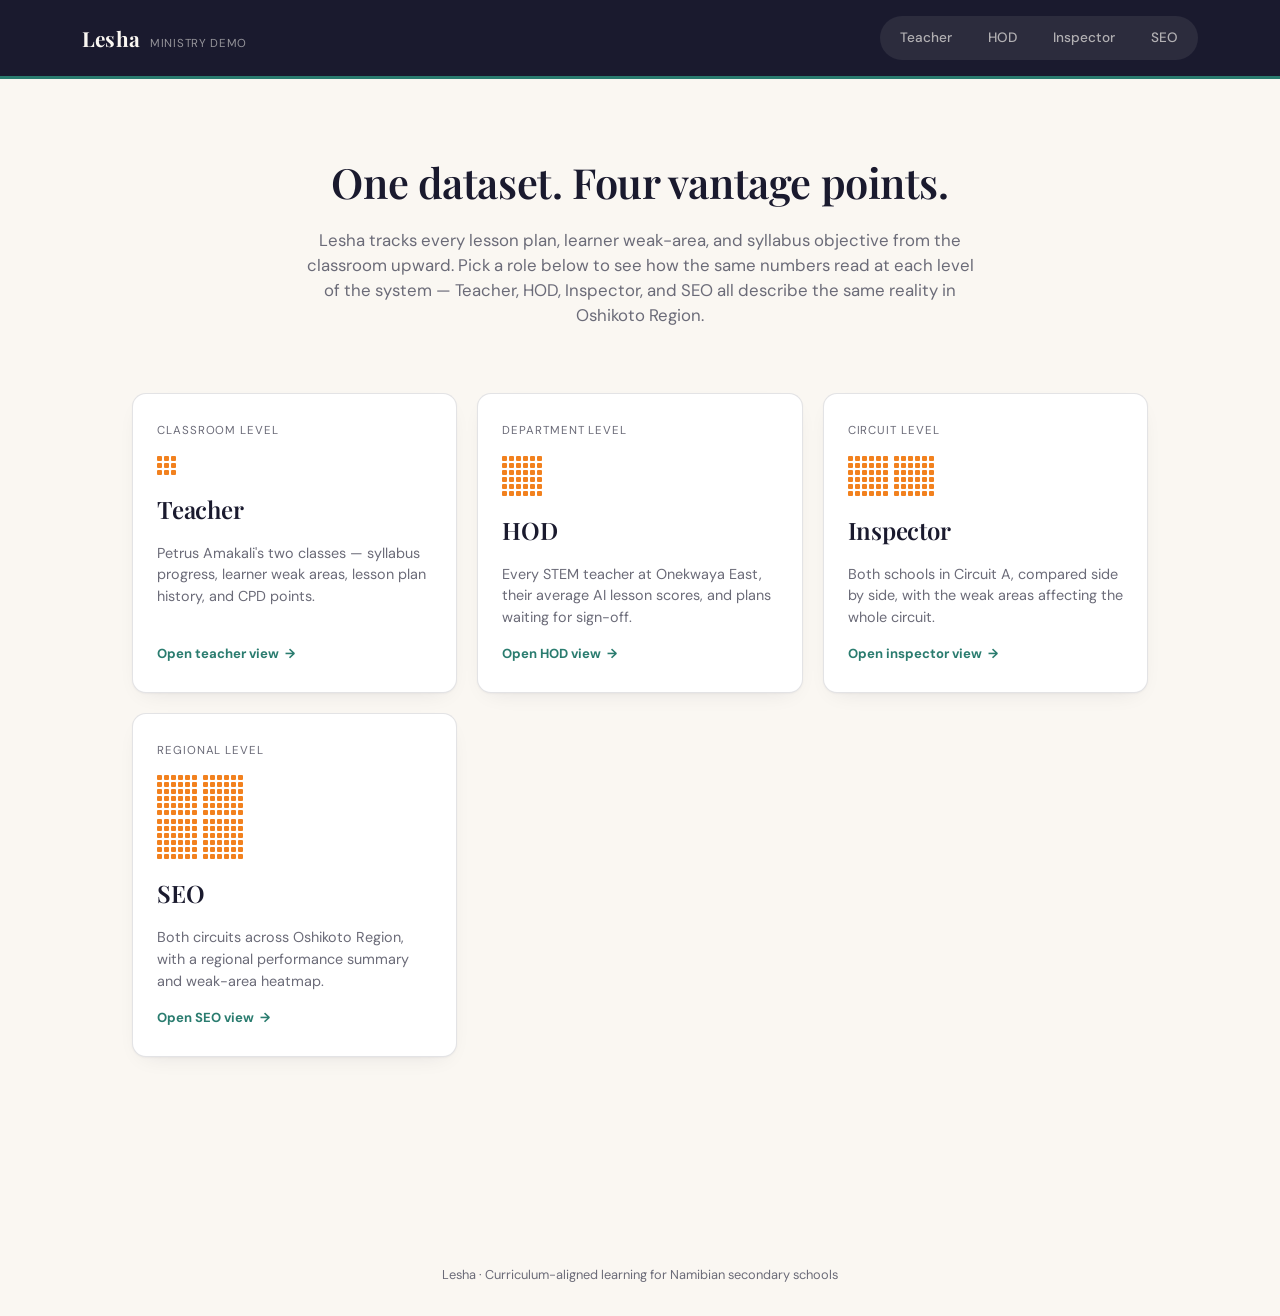
<file: index.html>
<!DOCTYPE html>
<html lang="en">
<head>
<meta charset="UTF-8">
<meta name="viewport" content="width=device-width, initial-scale=1.0">
<title>Lesha — Ministry Demo</title>
<link rel="stylesheet" href="css/styles.css">
</head>
<body data-page="index">

<header class="site-header" id="site-header"></header>

<main style="padding-top:0;">
  <section class="landing-hero">
    <div class="scope-grid-slot" data-role="seo"></div>
    <h1>One dataset. Four vantage points.</h1>
    <p>Lesha tracks every lesson plan, learner weak-area, and syllabus objective from the classroom
       upward. Pick a role below to see how the same numbers read at each level of the system —
       Teacher, HOD, Inspector, and SEO all describe the same reality in Oshikoto Region.</p>
  </section>

  <div class="role-cards">

    <a class="role-card" href="teacher.html">
      <div class="role-card__scope-label">Classroom level</div>
      <div class="scope-grid-slot" data-role="teacher"></div>
      <h2>Teacher</h2>
      <p>Petrus Amakali's two classes — syllabus progress, learner weak areas, lesson plan history, and CPD points.</p>
      <span class="role-card__go">Open teacher view &nbsp;&#8594;</span>
    </a>

    <a class="role-card" href="hod.html">
      <div class="role-card__scope-label">Department level</div>
      <div class="scope-grid-slot" data-role="hod"></div>
      <h2>HOD</h2>
      <p>Every STEM teacher at Onekwaya East, their average AI lesson scores, and plans waiting for sign-off.</p>
      <span class="role-card__go">Open HOD view &nbsp;&#8594;</span>
    </a>

    <a class="role-card" href="inspector.html">
      <div class="role-card__scope-label">Circuit level</div>
      <div class="scope-grid-slot" data-role="inspector"></div>
      <h2>Inspector</h2>
      <p>Both schools in Circuit A, compared side by side, with the weak areas affecting the whole circuit.</p>
      <span class="role-card__go">Open inspector view &nbsp;&#8594;</span>
    </a>

    <a class="role-card" href="seo.html">
      <div class="role-card__scope-label">Regional level</div>
      <div class="scope-grid-slot" data-role="seo"></div>
      <h2>SEO</h2>
      <p>Both circuits across Oshikoto Region, with a regional performance summary and weak-area heatmap.</p>
      <span class="role-card__go">Open SEO view &nbsp;&#8594;</span>
    </a>

  </div>
</main>

<footer class="site-footer">Lesha &middot; Curriculum-aligned learning for Namibian secondary schools</footer>

<script src="js/app.js"></script>
</body>
</html>
</file>
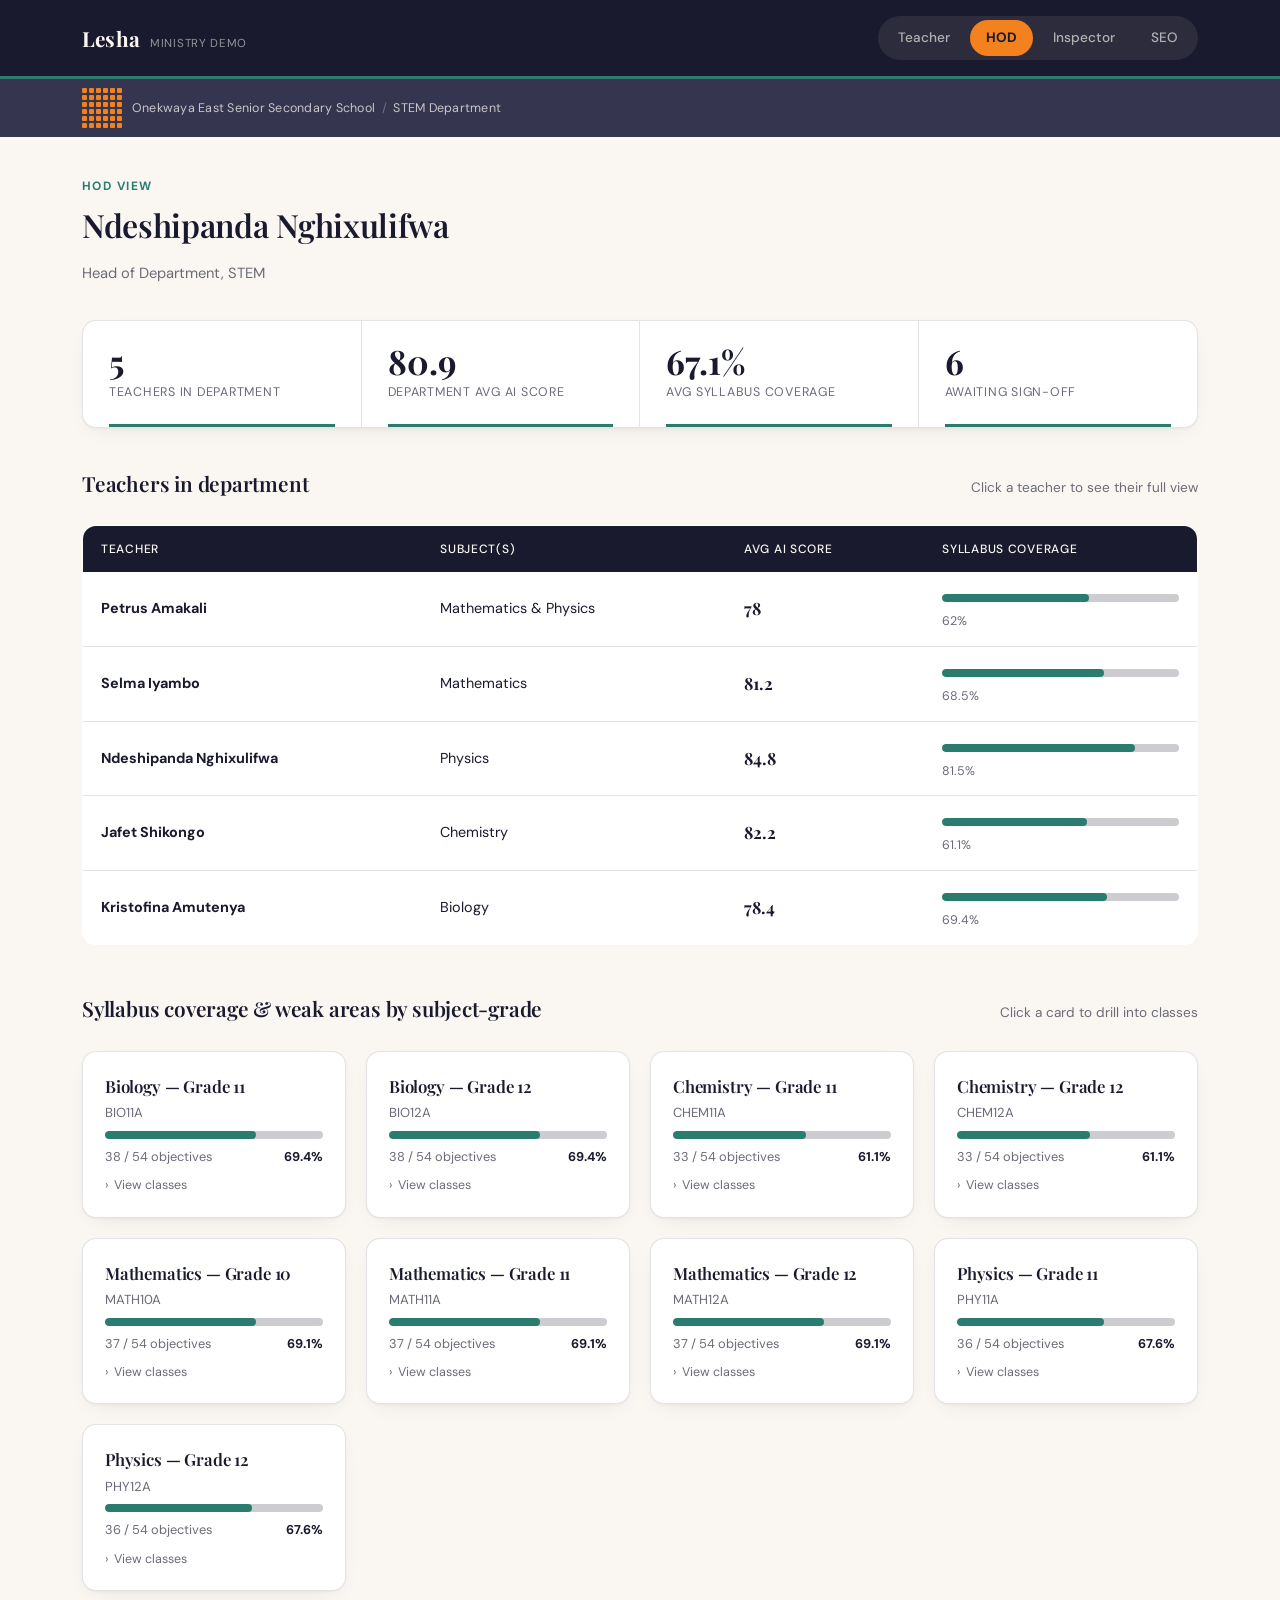
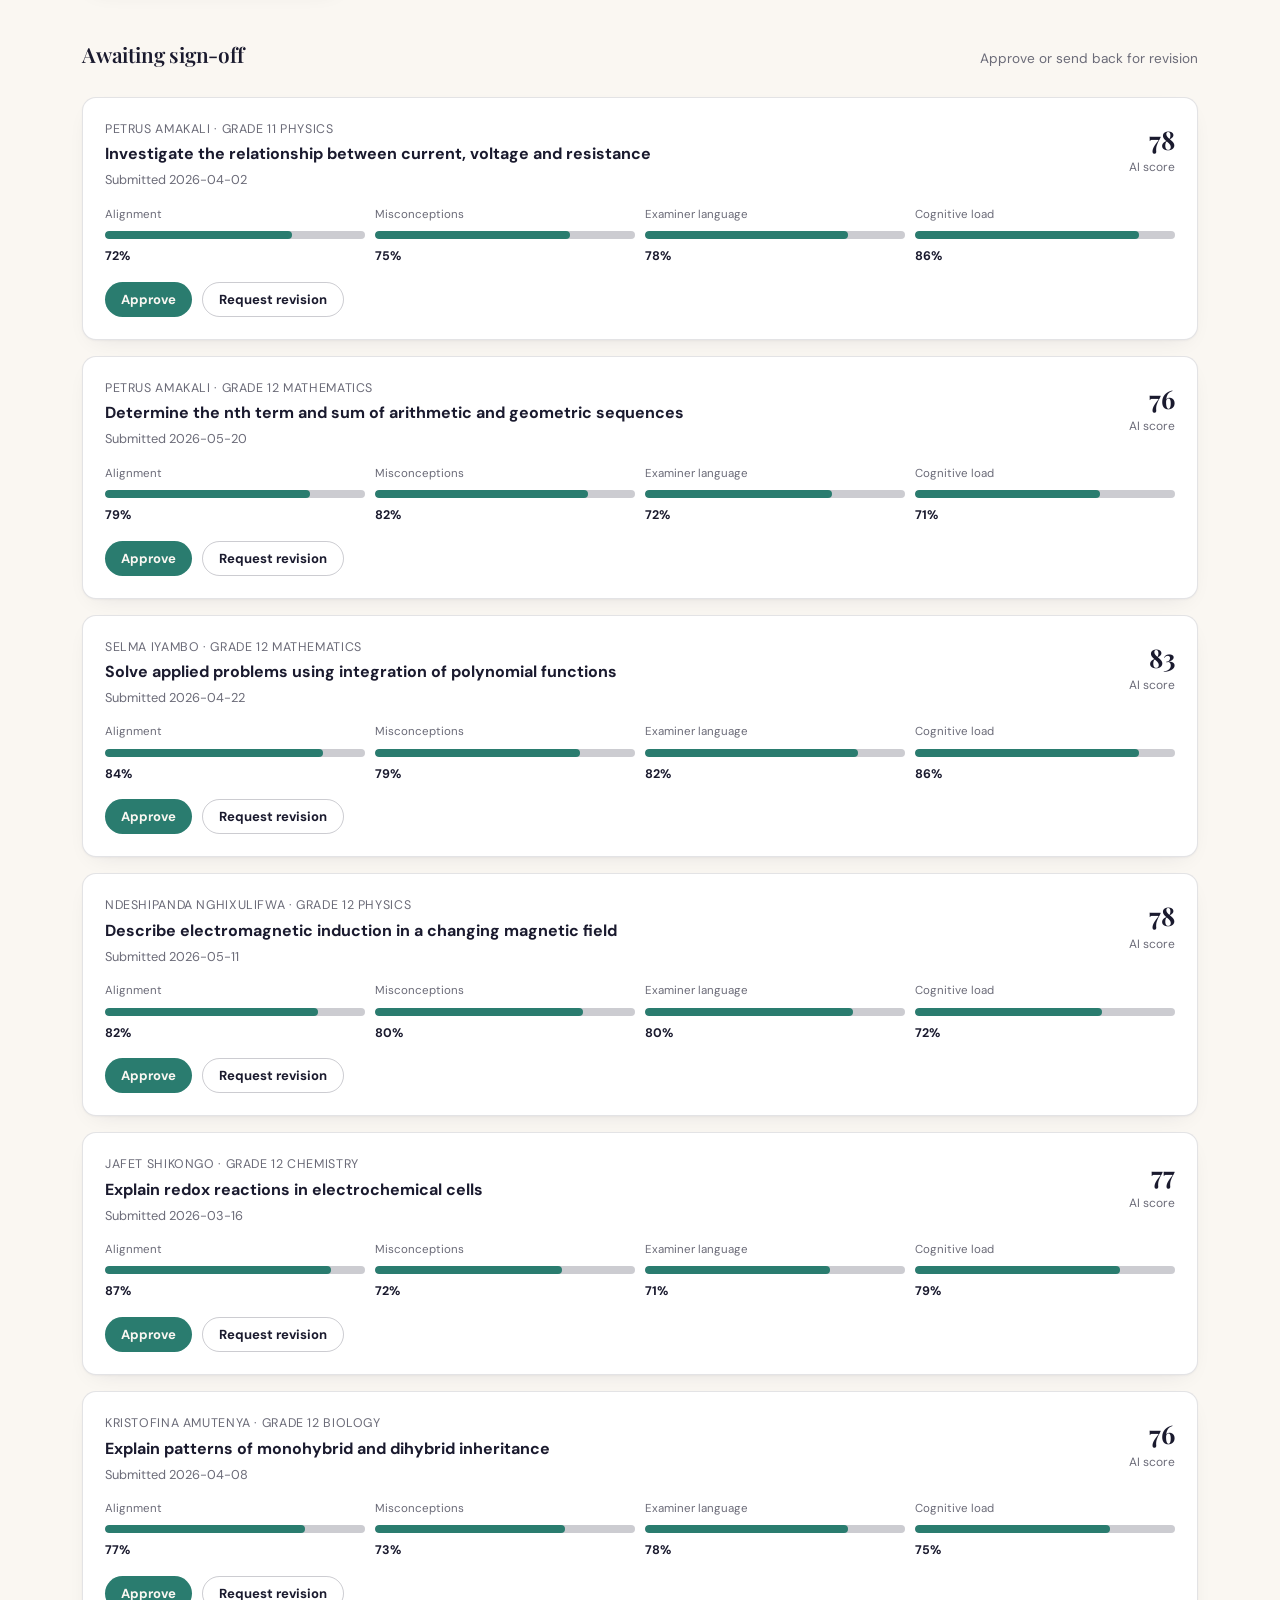
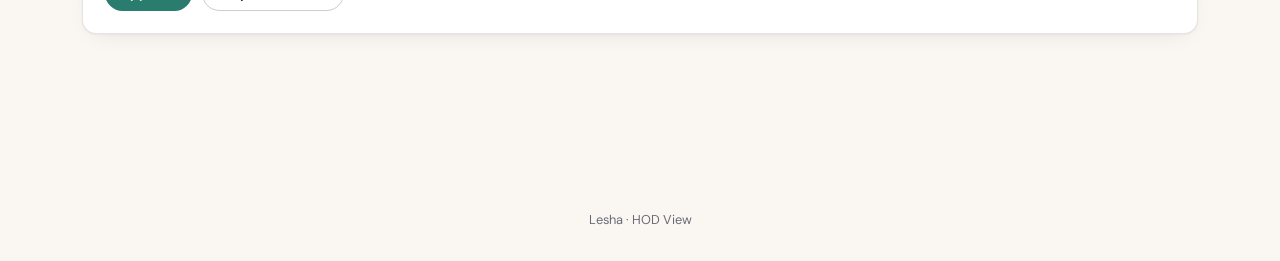
<file: hod.html>
<!DOCTYPE html>
<html lang="en">
<head>
<meta charset="UTF-8">
<meta name="viewport" content="width=device-width, initial-scale=1.0">
<title>HOD View — Lesha</title>
<link rel="stylesheet" href="css/styles.css">
</head>
<body data-page="hod">

<header class="site-header" id="site-header"></header>
<div class="breadcrumb-bar" id="breadcrumb-bar"></div>

<main>
  <div class="page-head">
    <div>
      <span class="page-head__eyebrow">HOD view</span>
      <h1 id="hod-name">&nbsp;</h1>
      <div class="page-head__meta">Head of Department, STEM</div>
    </div>
  </div>

  <div class="stat-ledger" id="stat-ledger"></div>

  <section class="section">
    <div class="section__head">
      <h2>Teachers in department</h2>
    </div>
    <table class="data-table">
      <thead>
        <tr><th>Teacher</th><th>Subject(s)</th><th>Avg AI score</th><th>Syllabus coverage</th></tr>
      </thead>
      <tbody id="teacher-rows"></tbody>
    </table>
  </section>

  <section class="section">
    <div class="section__head">
      <h2>Syllabus coverage &amp; weak areas by subject</h2>
    </div>
    <div class="card-grid card-grid--4" id="subject-cards"></div>
  </section>

  <section class="section">
    <div class="section__head">
      <h2>Awaiting sign-off</h2>
      <span class="section__hint">Approve or send back for revision</span>
    </div>
    <div id="pending-plans"></div>
  </section>
</main>

<footer class="site-footer">Lesha &middot; HOD View</footer>

<script src="js/app.js"></script>
</body>
</html>
</file>
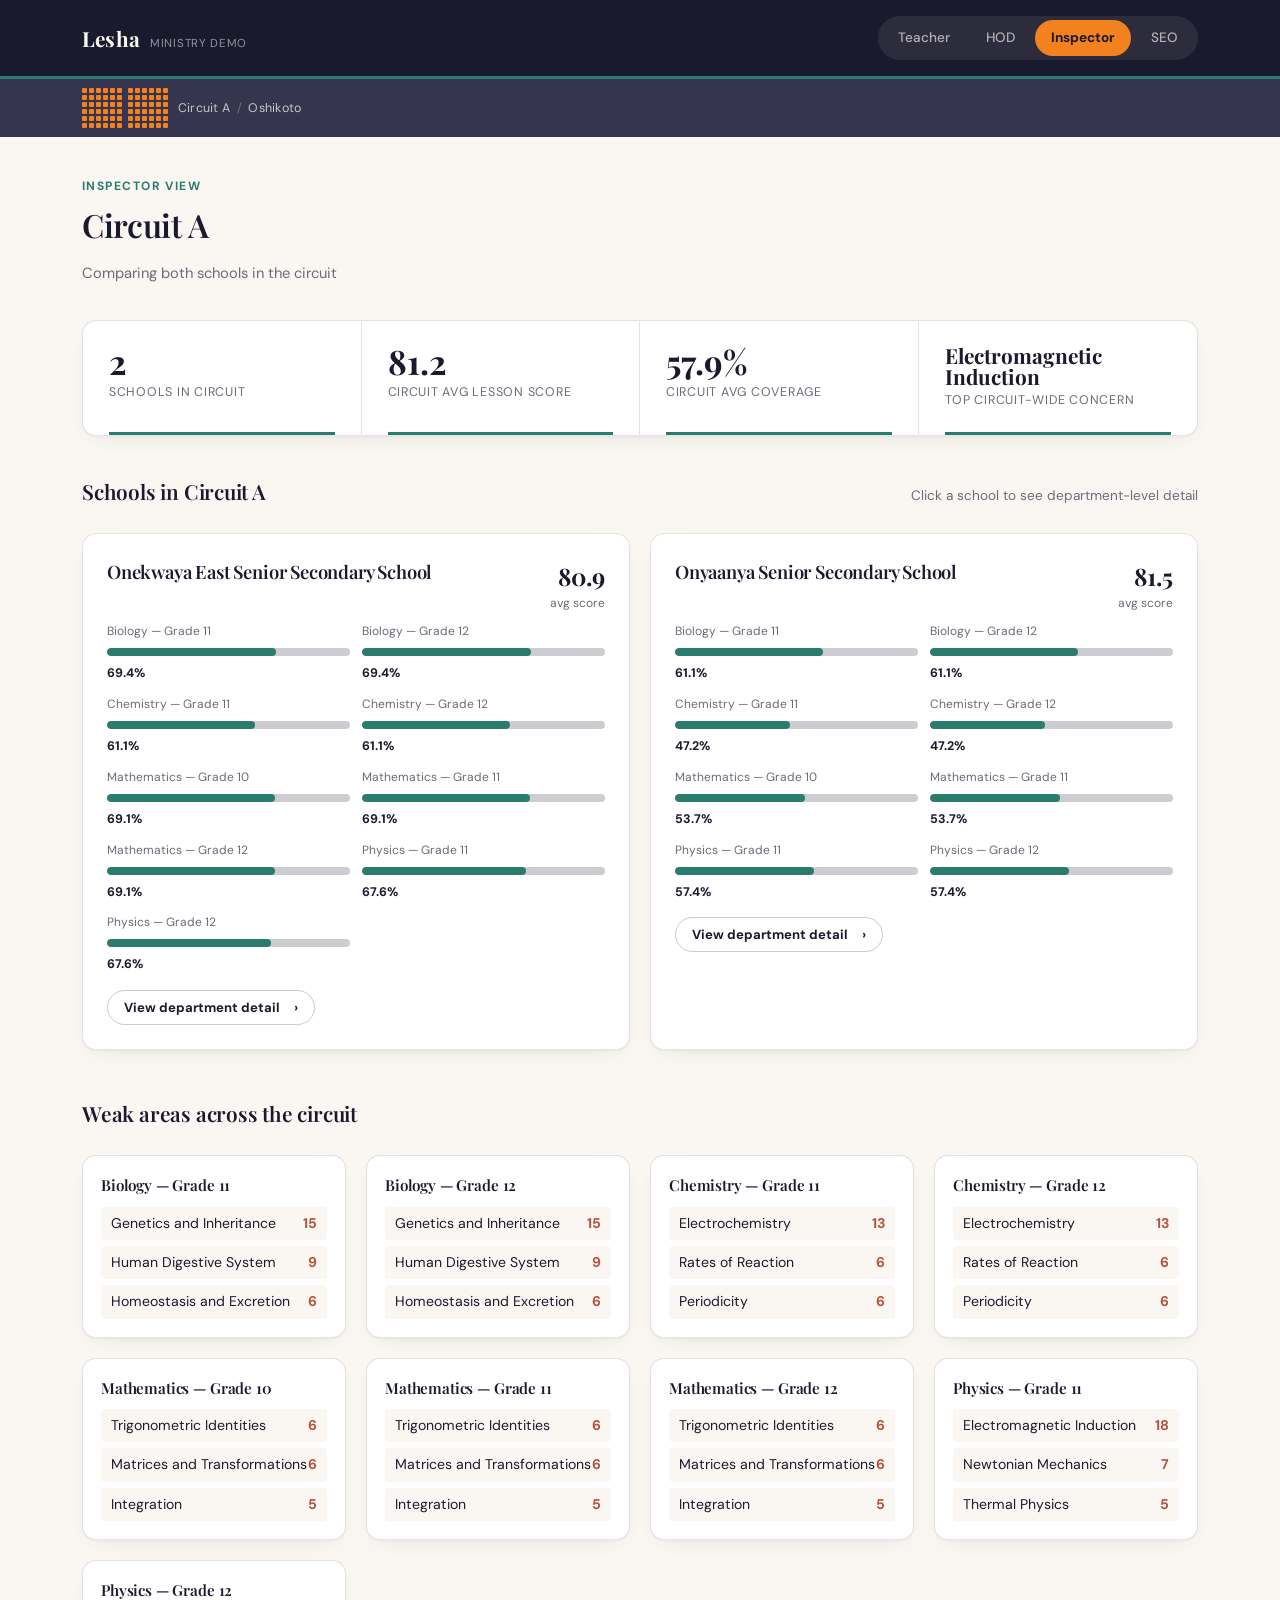
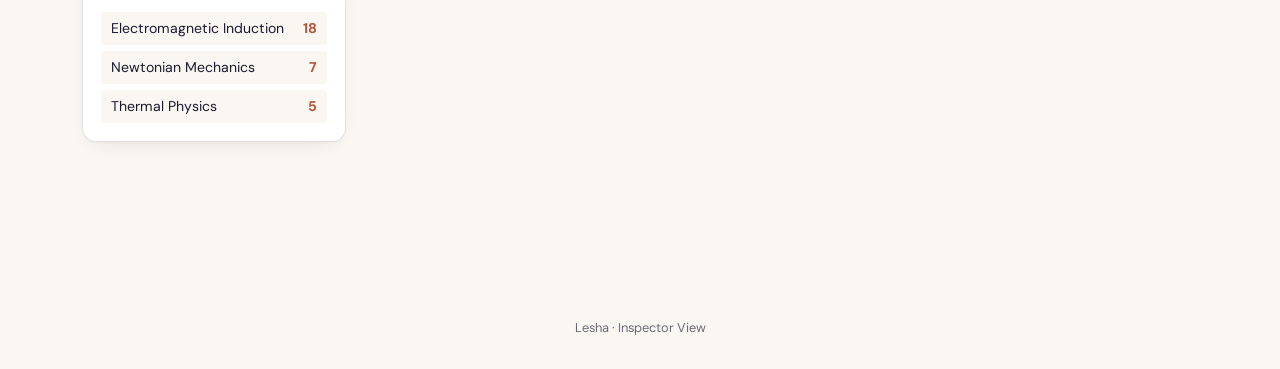
<file: inspector.html>
<!DOCTYPE html>
<html lang="en">
<head>
<meta charset="UTF-8">
<meta name="viewport" content="width=device-width, initial-scale=1.0">
<title>Inspector View — Lesha</title>
<link rel="stylesheet" href="css/styles.css">
</head>
<body data-page="inspector">

<header class="site-header" id="site-header"></header>
<div class="breadcrumb-bar" id="breadcrumb-bar"></div>

<main>
  <div class="page-head">
    <div>
      <span class="page-head__eyebrow">Inspector view</span>
      <h1>Circuit A</h1>
      <div class="page-head__meta">Comparing both schools in the circuit</div>
    </div>
  </div>

  <div class="stat-ledger" id="stat-ledger"></div>

  <section class="section">
    <div class="section__head">
      <h2>Schools in Circuit A</h2>
      <span class="section__hint">Click a school to see department-level detail</span>
    </div>
    <div class="card-grid card-grid--2" id="school-cards"></div>
  </section>

  <section class="section">
    <div class="section__head">
      <h2>Weak areas across the circuit</h2>
    </div>
    <div class="card-grid card-grid--4" id="circuit-weak-areas"></div>
  </section>
</main>

<footer class="site-footer">Lesha &middot; Inspector View</footer>

<script src="js/app.js"></script>
</body>
</html>
</file>
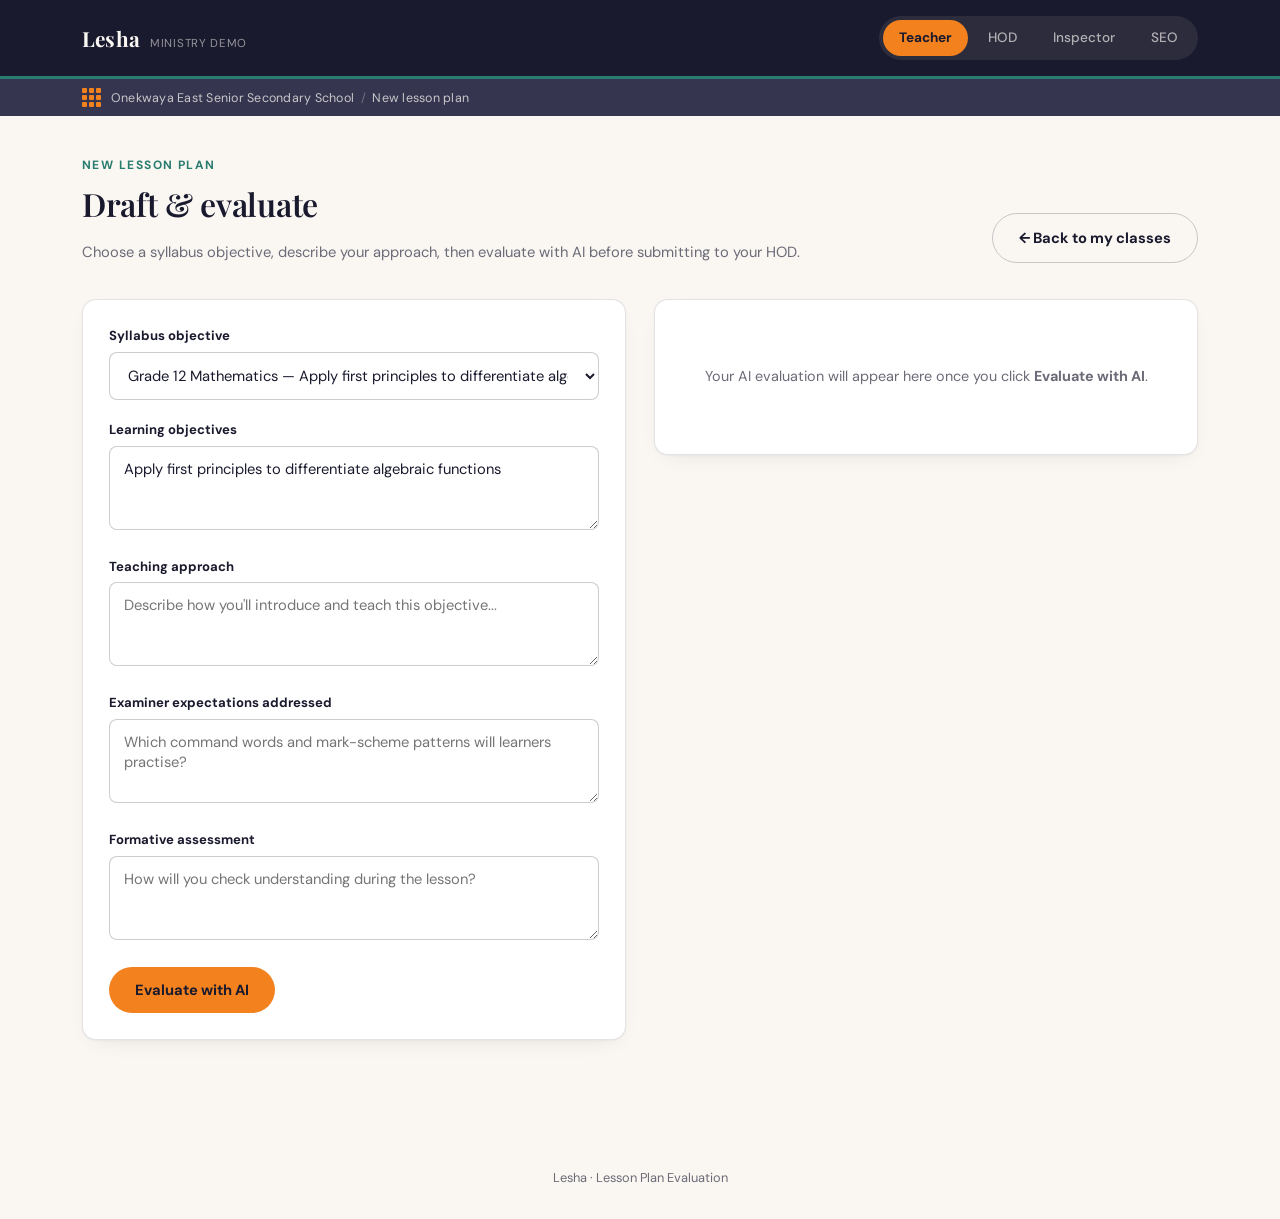
<file: lesson-plan.html>
<!DOCTYPE html>
<html lang="en">
<head>
<meta charset="UTF-8">
<meta name="viewport" content="width=device-width, initial-scale=1.0">
<title>New Lesson Plan — Lesha</title>
<link rel="stylesheet" href="css/styles.css">
</head>
<body data-page="lesson-plan">

<header class="site-header" id="site-header"></header>
<div class="breadcrumb-bar" id="breadcrumb-bar"></div>

<main>
  <div class="page-head">
    <div>
      <span class="page-head__eyebrow">New lesson plan</span>
      <h1>Draft &amp; evaluate</h1>
      <div class="page-head__meta">Choose a syllabus objective, describe your approach, then evaluate with AI before submitting to your HOD.</div>
    </div>
    <a class="btn btn--ghost" href="teacher.html">&larr; Back to my classes</a>
  </div>

  <div class="lp-layout">
    <div class="card" style="padding:26px;">
      <div class="field">
        <label for="objective-select">Syllabus objective</label>
        <select id="objective-select"></select>
      </div>
      <div class="field">
        <label for="field-objectives">Learning objectives</label>
        <textarea id="field-objectives"></textarea>
      </div>
      <div class="field">
        <label for="field-approach">Teaching approach</label>
        <textarea id="field-approach" placeholder="Describe how you'll introduce and teach this objective..."></textarea>
      </div>
      <div class="field">
        <label for="field-examiner">Examiner expectations addressed</label>
        <textarea id="field-examiner" placeholder="Which command words and mark-scheme patterns will learners practise?"></textarea>
      </div>
      <div class="field">
        <label for="field-assessment">Formative assessment</label>
        <textarea id="field-assessment" placeholder="How will you check understanding during the lesson?"></textarea>
      </div>
      <div class="btn-row">
        <button class="btn btn--primary" id="evaluate-btn">Evaluate with AI</button>
      </div>
    </div>

    <div class="card score-panel">
      <div id="score-placeholder" class="placeholder-note">
        Your AI evaluation will appear here once you click <strong>Evaluate with AI</strong>.
      </div>
      <div id="score-panel" style="display:none;">
        <div class="score-total">
          <div class="score-total__value numeral" id="score-total-value">0</div>
          <div class="score-total__label">Overall AI score</div>
        </div>
        <div id="score-bars"></div>
        <div class="feedback-note" id="feedback-text"></div>
        <div class="btn-row" style="margin-top:22px;">
          <button class="btn btn--teal" id="submit-btn" disabled>Submit to HOD</button>
        </div>
      </div>
    </div>
  </div>
</main>

<footer class="site-footer">Lesha &middot; Lesson Plan Evaluation</footer>

<script src="js/app.js"></script>
</body>
</html>
</file>
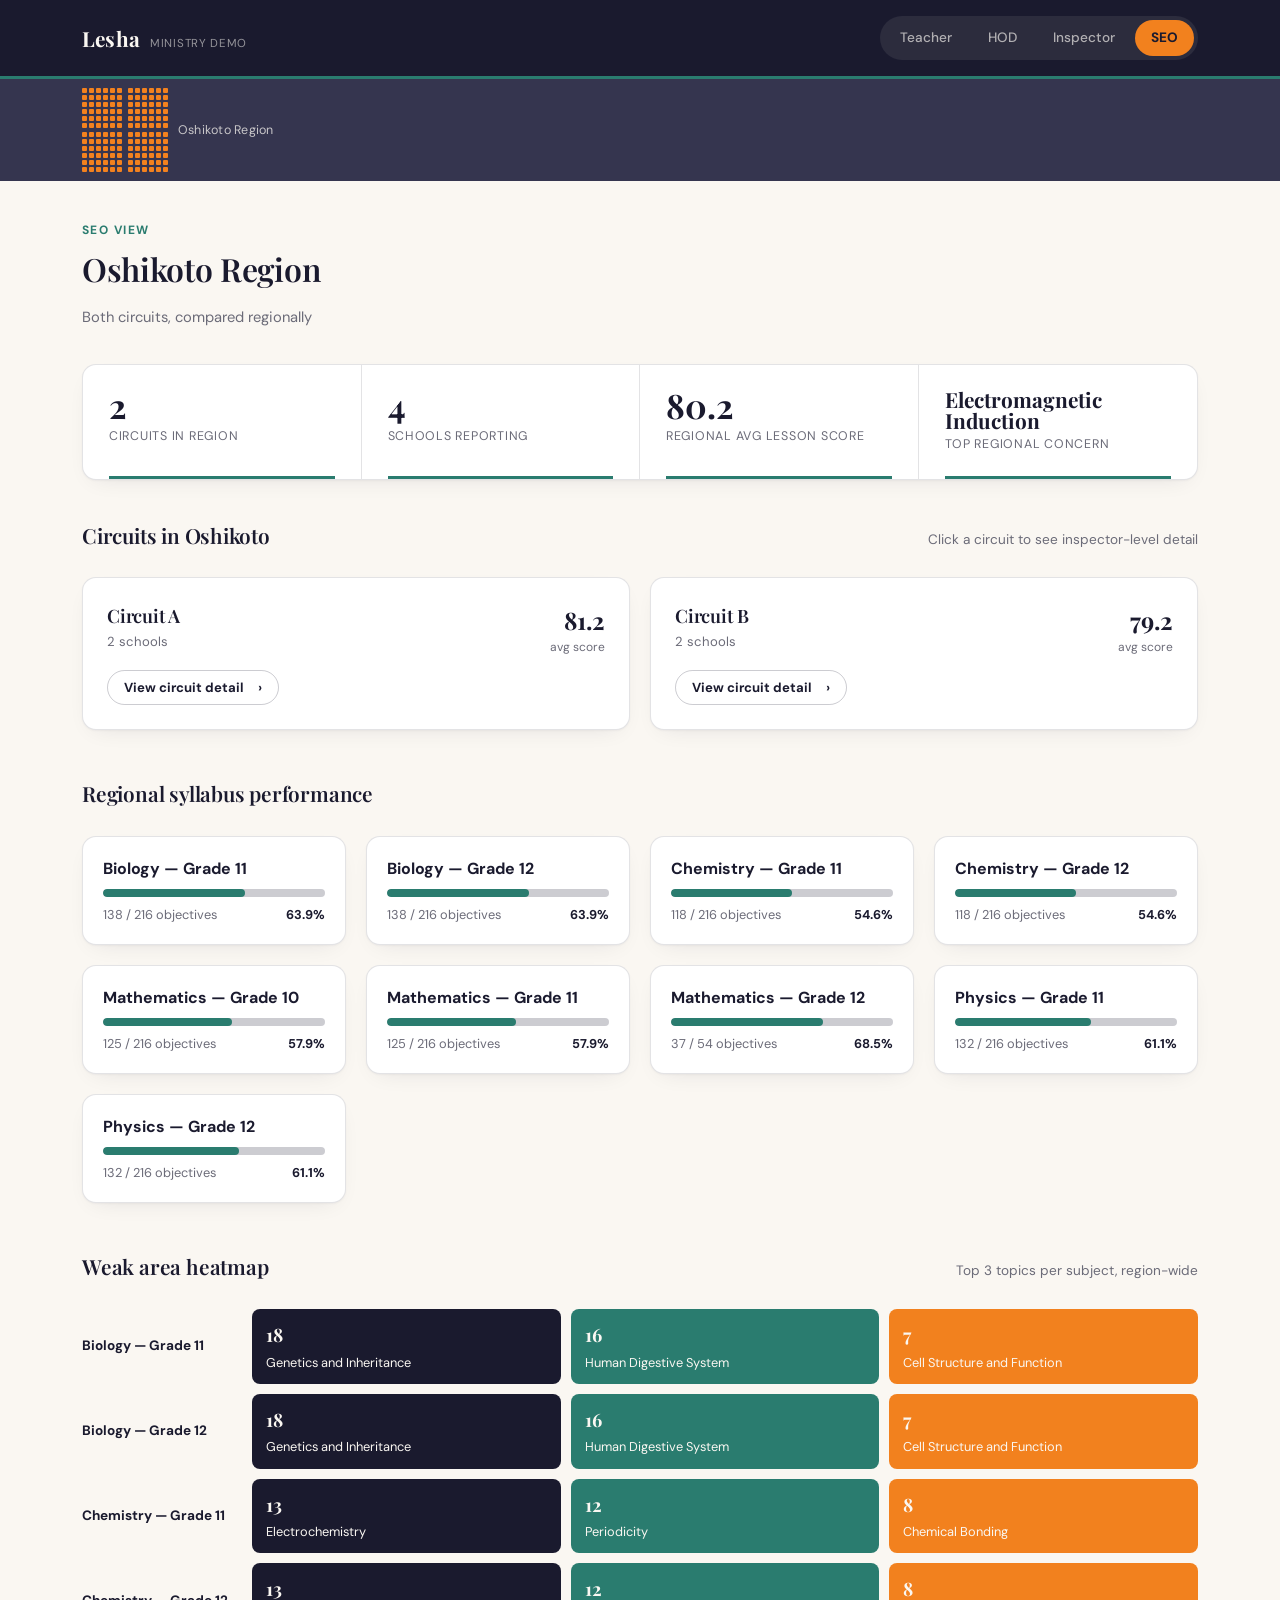
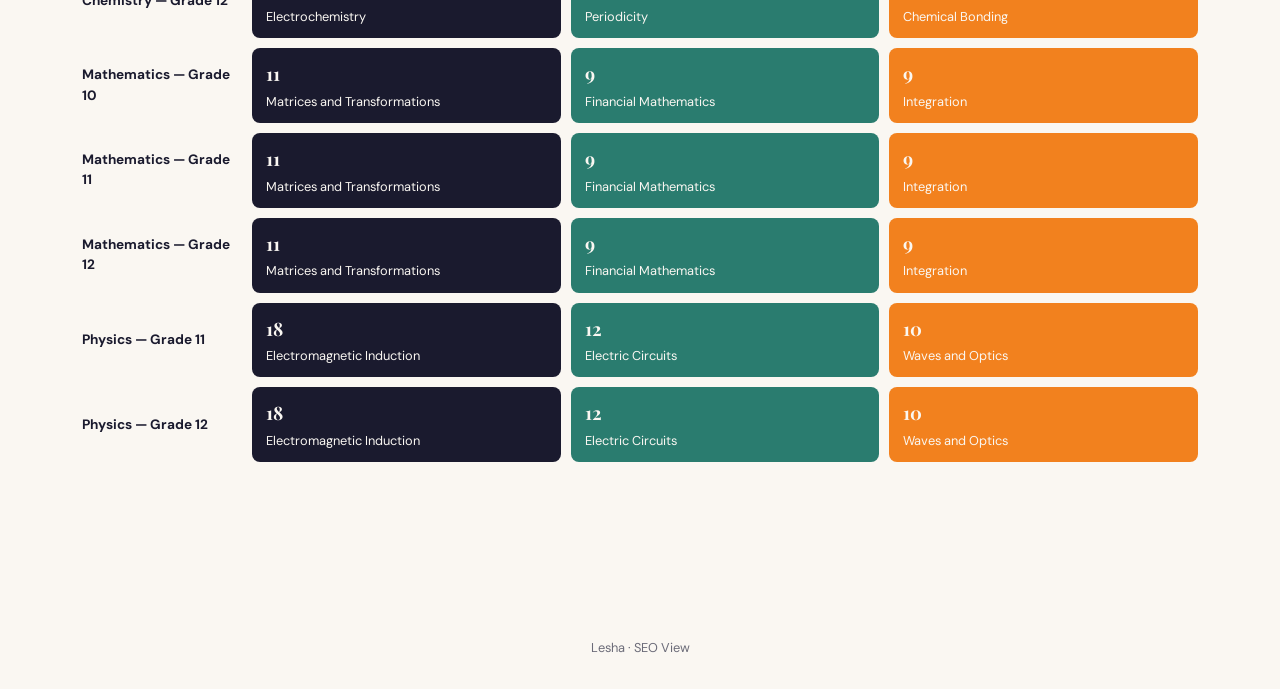
<file: seo.html>
<!DOCTYPE html>
<html lang="en">
<head>
<meta charset="UTF-8">
<meta name="viewport" content="width=device-width, initial-scale=1.0">
<title>SEO View — Lesha</title>
<link rel="stylesheet" href="css/styles.css">
</head>
<body data-page="seo">

<header class="site-header" id="site-header"></header>
<div class="breadcrumb-bar" id="breadcrumb-bar"></div>

<main>
  <div class="page-head">
    <div>
      <span class="page-head__eyebrow">SEO view</span>
      <h1>Oshikoto Region</h1>
      <div class="page-head__meta">Both circuits, compared regionally</div>
    </div>
  </div>

  <div class="stat-ledger" id="stat-ledger"></div>

  <section class="section">
    <div class="section__head">
      <h2>Circuits in Oshikoto</h2>
      <span class="section__hint">Click a circuit to see inspector-level detail</span>
    </div>
    <div class="card-grid card-grid--2" id="circuit-cards"></div>
  </section>

  <section class="section">
    <div class="section__head">
      <h2>Regional syllabus performance</h2>
    </div>
    <div class="card-grid card-grid--4" id="regional-subjects"></div>
  </section>

  <section class="section">
    <div class="section__head">
      <h2>Weak area heatmap</h2>
      <span class="section__hint">Top 3 topics per subject, region-wide</span>
    </div>
    <div id="heatmap"></div>
  </section>
</main>

<footer class="site-footer">Lesha &middot; SEO View</footer>

<script src="js/app.js"></script>
</body>
</html>
</file>
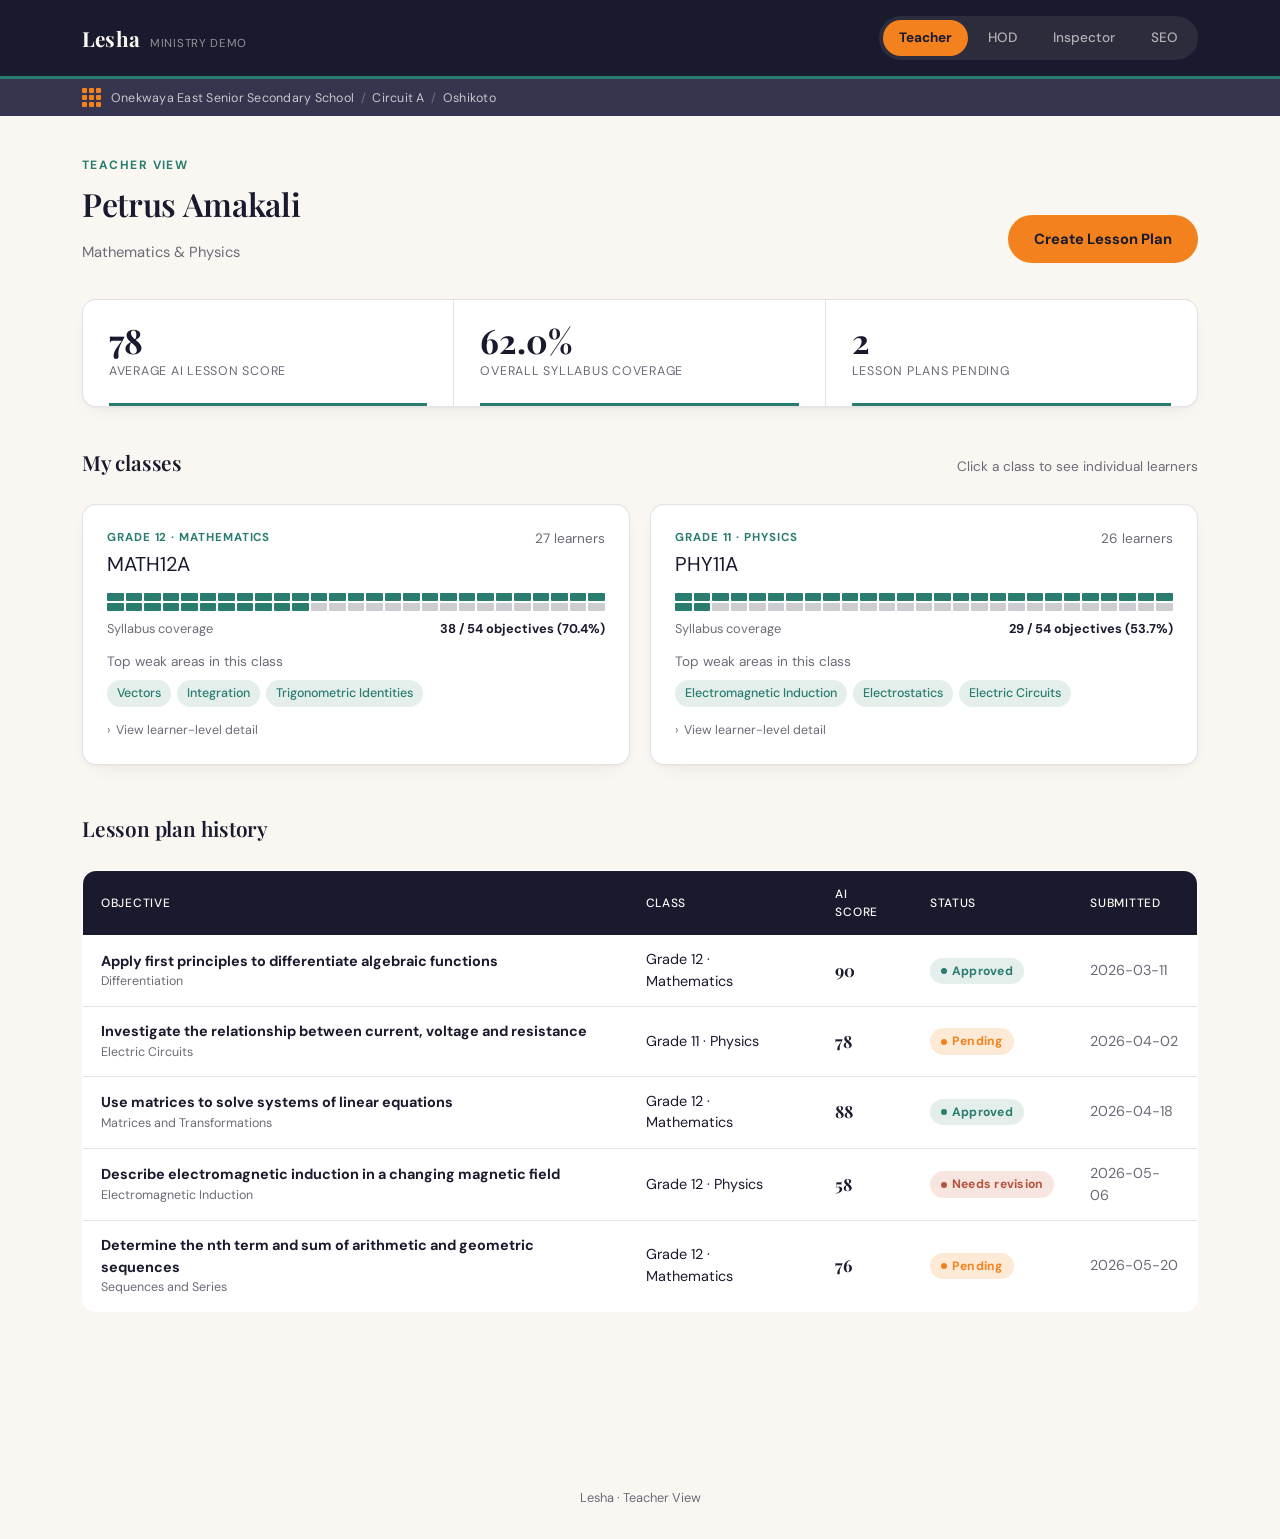
<file: teacher.html>
<!DOCTYPE html>
<html lang="en">
<head>
<meta charset="UTF-8">
<meta name="viewport" content="width=device-width, initial-scale=1.0">
<title>Teacher View — Lesha</title>
<link rel="stylesheet" href="css/styles.css">
</head>
<body data-page="teacher">

<header class="site-header" id="site-header"></header>
<div class="breadcrumb-bar" id="breadcrumb-bar"></div>

<main>
  <div class="page-head">
    <div>
      <span class="page-head__eyebrow">Teacher view</span>
      <h1 id="teacher-name">&nbsp;</h1>
      <div class="page-head__meta" id="teacher-subjects"></div>
    </div>
    <a class="btn btn--primary" href="lesson-plan.html">Create Lesson Plan</a>
  </div>

  <div class="stat-ledger" id="stat-ledger"></div>

  <section class="section">
    <div class="section__head">
      <h2>My classes</h2>
      <span class="section__hint">Click a class to see individual learners</span>
    </div>
    <div class="card-grid card-grid--2" id="classes"></div>
  </section>

  <section class="section">
    <div class="section__head">
      <h2>Lesson plan history</h2>
    </div>
    <table class="data-table">
      <thead>
        <tr><th>Objective</th><th>Class</th><th>AI score</th><th>Status</th><th>Submitted</th></tr>
      </thead>
      <tbody id="lesson-plan-rows"></tbody>
    </table>
  </section>

  <section class="section">
    <div class="section__head">
      <h2>CPD points</h2>
    </div>
    <div id="cpd-breakdown"></div>
  </section>
</main>

<footer class="site-footer">Lesha &middot; Teacher View</footer>

<script src="js/app.js"></script>
</body>
</html>
</file>
<file: css/styles.css>
/* ==========================================================================
   Lesha Teacher Portal — Ministry Demo Prototype
   Design tokens
   ========================================================================== */

@import url('https://fonts.googleapis.com/css2?family=Playfair+Display:ital,wght@0,500;0,600;0,700;1,500&family=DM+Sans:ital,wght@0,400;0,500;0,700;1,400&display=swap');

:root {
  --navy: #1A1A2E;
  --navy-soft: #35354f;
  --teal: #2A7C6F;
  --teal-soft: #e4efec;
  --orange: #F2811E;
  --orange-soft: #fdead6;
  --revision: #B5533C;
  --revision-soft: #f7e5e0;
  --cream: #FAF7F2;
  --paper: #ffffff;
  --ink: #1A1A2E;
  --ink-muted: #6b6b78;
  --hairline: rgba(26, 26, 46, 0.12);
  --hairline-strong: rgba(26, 26, 46, 0.22);

  --serif: 'Playfair Display', Georgia, serif;
  --sans: 'DM Sans', -apple-system, BlinkMacSystemFont, sans-serif;

  --radius-sm: 4px;
  --radius-md: 8px;
  --radius-lg: 14px;

  --shadow-card: 0 1px 2px rgba(26,26,46,0.04), 0 8px 24px -12px rgba(26,26,46,0.12);
}

* { box-sizing: border-box; }

html { -webkit-font-smoothing: antialiased; scroll-behavior: smooth; }

@media (prefers-reduced-motion: reduce) {
  html { scroll-behavior: auto; }
  *, *::before, *::after { animation-duration: 0.001ms !important; transition-duration: 0.001ms !important; }
}

body {
  margin: 0;
  font-family: var(--sans);
  background: var(--cream);
  color: var(--ink);
  line-height: 1.5;
  min-height: 100vh;
}

h1, h2, h3, h4 {
  font-family: var(--serif);
  color: var(--navy);
  margin: 0 0 0.4em;
  font-weight: 600;
  letter-spacing: -0.01em;
}

p { margin: 0 0 1em; }

a { color: inherit; }

button {
  font-family: var(--sans);
  cursor: pointer;
}

:focus-visible {
  outline: 2px solid var(--orange);
  outline-offset: 2px;
}

.numeral {
  font-family: var(--serif);
  font-variant-numeric: tabular-nums;
}

/* ==========================================================================
   Top navigation / role switcher
   ========================================================================== */

.site-header {
  background: var(--navy);
  color: var(--cream);
  position: sticky;
  top: 0;
  z-index: 40;
  border-bottom: 3px solid var(--teal);
}

.site-header__inner {
  max-width: 1180px;
  margin: 0 auto;
  padding: 16px 32px;
  display: flex;
  align-items: center;
  justify-content: space-between;
  gap: 24px;
  flex-wrap: wrap;
}

.brand {
  display: flex;
  align-items: baseline;
  gap: 10px;
  text-decoration: none;
  color: var(--cream);
}

.brand__mark {
  font-family: var(--serif);
  font-weight: 700;
  font-size: 1.3rem;
  letter-spacing: 0.01em;
}

.brand__tag {
  font-size: 0.72rem;
  color: rgba(250,247,242,0.55);
  letter-spacing: 0.06em;
  text-transform: uppercase;
}

.role-switcher {
  display: flex;
  gap: 4px;
  background: rgba(250,247,242,0.08);
  padding: 4px;
  border-radius: 999px;
}

.role-switcher a {
  text-decoration: none;
  font-size: 0.85rem;
  font-weight: 500;
  color: rgba(250,247,242,0.65);
  padding: 8px 16px;
  border-radius: 999px;
  transition: background 0.2s ease, color 0.2s ease;
  white-space: nowrap;
}

.role-switcher a:hover { color: var(--cream); }

.role-switcher a.is-active {
  background: var(--orange);
  color: var(--navy);
  font-weight: 700;
}

.breadcrumb-bar {
  background: var(--navy-soft);
  color: rgba(250,247,242,0.75);
}

.breadcrumb-bar__inner {
  max-width: 1180px;
  margin: 0 auto;
  padding: 9px 32px;
  display: flex;
  align-items: center;
  gap: 10px;
  font-size: 0.78rem;
  letter-spacing: 0.02em;
}

.breadcrumb-bar__inner span.sep { opacity: 0.4; }

/* Scope grid — signature motif: encodes what a role can see */
.scope-grid {
  display: grid;
  grid-template-columns: repeat(var(--cols, 3), 5px);
  grid-auto-rows: 5px;
  gap: 2px;
  flex-shrink: 0;
}

.scope-grid span {
  background: rgba(250,247,242,0.22);
  border-radius: 1px;
}

.scope-grid.is-filled span { background: var(--orange); }

.scope-cluster-row {
  display: flex;
  gap: 6px;
}

/* ==========================================================================
   Layout shell
   ========================================================================== */

main {
  max-width: 1180px;
  margin: 0 auto;
  padding: 40px 32px 96px;
}

.page-head {
  display: flex;
  justify-content: space-between;
  align-items: flex-end;
  gap: 24px;
  margin-bottom: 36px;
  flex-wrap: wrap;
}

.page-head h1 { font-size: 2rem; }

.page-head__eyebrow {
  font-size: 0.75rem;
  text-transform: uppercase;
  letter-spacing: 0.12em;
  color: var(--teal);
  font-weight: 700;
  margin-bottom: 6px;
  display: block;
}

.page-head__meta {
  color: var(--ink-muted);
  font-size: 0.92rem;
}

/* ==========================================================================
   Stat ledger — the 3–4 key numbers, styled as a passport-stamp row
   ========================================================================== */

.stat-ledger {
  display: grid;
  grid-template-columns: repeat(auto-fit, minmax(160px, 1fr));
  background: var(--paper);
  border: 1px solid var(--hairline);
  border-radius: var(--radius-lg);
  box-shadow: var(--shadow-card);
  margin-bottom: 40px;
  overflow: hidden;
}

.stat-ledger__item {
  padding: 24px 26px;
  border-right: 1px solid var(--hairline);
  position: relative;
}

.stat-ledger__item:last-child { border-right: none; }

.stat-ledger__value {
  font-size: 2.1rem;
  font-weight: 700;
  color: var(--navy);
  display: block;
  line-height: 1;
}

.stat-ledger__value .unit {
  font-size: 1.1rem;
  color: var(--ink-muted);
  font-weight: 500;
}

.stat-ledger__label {
  font-size: 0.78rem;
  color: var(--ink-muted);
  margin-top: 8px;
  text-transform: uppercase;
  letter-spacing: 0.06em;
}

.stat-ledger__item::after {
  content: '';
  position: absolute;
  left: 26px; right: 26px; bottom: 0;
  height: 3px;
  background: var(--teal);
  transform: scaleX(0);
  transform-origin: left;
  transition: transform 0.6s cubic-bezier(.4,0,.2,1);
}

.stat-ledger__item.is-visible::after { transform: scaleX(1); }

/* ==========================================================================
   Section
   ========================================================================== */

.section { margin-bottom: 48px; }

.section__head {
  display: flex;
  justify-content: space-between;
  align-items: baseline;
  margin-bottom: 18px;
  gap: 16px;
  flex-wrap: wrap;
}

.section__head h2 { font-size: 1.3rem; }

.section__hint { color: var(--ink-muted); font-size: 0.85rem; }

/* ==========================================================================
   Cards
   ========================================================================== */

.card {
  background: var(--paper);
  border: 1px solid var(--hairline);
  border-radius: var(--radius-lg);
  box-shadow: var(--shadow-card);
}

.card-grid {
  display: grid;
  gap: 20px;
}

.card-grid--2 { grid-template-columns: repeat(auto-fit, minmax(320px, 1fr)); }
.card-grid--4 { grid-template-columns: repeat(auto-fit, minmax(230px, 1fr)); }

/* Class card (teacher.html) */
.class-card {
  padding: 24px;
  cursor: pointer;
  transition: border-color 0.2s ease, transform 0.15s ease;
}

.class-card:hover { border-color: var(--teal); }

.class-card__top {
  display: flex;
  justify-content: space-between;
  align-items: flex-start;
  margin-bottom: 14px;
}

.class-card__grade {
  font-size: 0.72rem;
  text-transform: uppercase;
  letter-spacing: 0.08em;
  color: var(--teal);
  font-weight: 700;
}

.class-card__subject { font-size: 1.25rem; margin-top: 2px; }

.class-card__size { color: var(--ink-muted); font-size: 0.85rem; text-align: right; }

.class-card__expand-hint {
  font-size: 0.78rem;
  color: var(--ink-muted);
  margin-top: 14px;
  display: flex;
  align-items: center;
  gap: 6px;
}

.chevron {
  display: inline-block;
  transition: transform 0.25s ease;
}

.class-card.is-open .chevron { transform: rotate(90deg); }

/* ==========================================================================
   Objective ledger — 54-tick coverage strip (class-level granularity)
   ========================================================================== */

.tick-strip {
  display: grid;
  grid-template-columns: repeat(27, 1fr);
  gap: 2px;
  margin: 12px 0 8px;
}

.tick-strip span {
  height: 8px;
  border-radius: 1px;
  background: var(--hairline-strong);
}

.tick-strip span.is-covered { background: var(--teal); }

.coverage-caption {
  display: flex;
  justify-content: space-between;
  font-size: 0.8rem;
  color: var(--ink-muted);
}

.coverage-caption strong { color: var(--navy); }

/* Simple percentage bar — used at HOD / Inspector / SEO aggregate levels */
.pct-bar {
  height: 8px;
  border-radius: 999px;
  background: var(--hairline-strong);
  overflow: hidden;
  margin: 8px 0;
}

.pct-bar__fill {
  height: 100%;
  background: var(--teal);
  border-radius: 999px;
  width: 0;
  transition: width 0.9s cubic-bezier(.4,0,.2,1);
}

/* ==========================================================================
   Weak areas / tags
   ========================================================================== */

.weak-list {
  list-style: none;
  margin: 0;
  padding: 0;
  display: flex;
  flex-direction: column;
  gap: 6px;
}

.weak-list li {
  display: flex;
  justify-content: space-between;
  font-size: 0.88rem;
  padding: 6px 10px;
  background: var(--cream);
  border-radius: var(--radius-sm);
}

.weak-list li span.count {
  color: var(--revision);
  font-weight: 700;
}

.tag-row { display: flex; flex-wrap: wrap; gap: 6px; }

.tag {
  font-size: 0.78rem;
  padding: 4px 10px;
  border-radius: 999px;
  background: var(--teal-soft);
  color: var(--teal);
  font-weight: 500;
}

/* ==========================================================================
   Tables
   ========================================================================== */

.data-table {
  width: 100%;
  border-collapse: collapse;
  background: var(--paper);
  border: 1px solid var(--hairline);
  border-radius: var(--radius-lg);
  overflow: hidden;
}

.data-table th, .data-table td {
  text-align: left;
  padding: 14px 18px;
  font-size: 0.9rem;
}

.data-table thead th {
  background: var(--navy);
  color: var(--cream);
  font-weight: 500;
  font-size: 0.75rem;
  text-transform: uppercase;
  letter-spacing: 0.06em;
}

.data-table tbody tr:not(:last-child) td { border-bottom: 1px solid var(--hairline); }

.data-table tbody tr:hover { background: var(--cream); }

/* ==========================================================================
   Badges / status
   ========================================================================== */

.badge {
  display: inline-flex;
  align-items: center;
  gap: 5px;
  padding: 4px 11px;
  border-radius: 999px;
  font-size: 0.76rem;
  font-weight: 700;
  letter-spacing: 0.02em;
  white-space: nowrap;
}

.badge::before {
  content: '';
  width: 6px; height: 6px;
  border-radius: 50%;
  background: currentColor;
}

.badge--approved { background: var(--teal-soft); color: var(--teal); }
.badge--pending { background: var(--orange-soft); color: var(--orange); }
.badge--revision { background: var(--revision-soft); color: var(--revision); }

.score-chip {
  font-family: var(--serif);
  font-weight: 700;
  font-size: 1.05rem;
  color: var(--navy);
}

/* ==========================================================================
   Buttons
   ========================================================================== */

.btn {
  display: inline-flex;
  align-items: center;
  gap: 8px;
  border: none;
  border-radius: 999px;
  padding: 13px 26px;
  font-size: 0.92rem;
  font-weight: 700;
  text-decoration: none;
  transition: transform 0.15s ease, box-shadow 0.15s ease, background 0.15s ease;
}

.btn--primary { background: var(--orange); color: var(--navy); }
.btn--primary:hover { transform: translateY(-1px); box-shadow: 0 6px 18px -6px rgba(242,129,30,0.55); }

.btn--teal { background: var(--teal); color: var(--cream); }
.btn--teal:hover { transform: translateY(-1px); box-shadow: 0 6px 18px -6px rgba(42,124,111,0.5); }

.btn--ghost {
  background: transparent;
  color: var(--navy);
  border: 1px solid var(--hairline-strong);
}
.btn--ghost:hover { border-color: var(--navy); }

.btn--sm { padding: 8px 16px; font-size: 0.82rem; }

.btn:disabled { opacity: 0.45; cursor: not-allowed; transform: none !important; box-shadow: none !important; }

.btn-row { display: flex; gap: 10px; flex-wrap: wrap; }

/* ==========================================================================
   Drilldown panel (inspector / seo inline expand)
   ========================================================================== */

.drilldown {
  margin-top: 18px;
  padding: 26px;
  background: var(--cream);
  border: 1px dashed var(--hairline-strong);
  border-radius: var(--radius-lg);
  display: none;
}

.drilldown.is-open {
  display: block;
  animation: reveal 0.3s ease;
}

@keyframes reveal {
  from { opacity: 0; transform: translateY(-6px); }
  to { opacity: 1; transform: translateY(0); }
}

.drilldown h4 { font-size: 1.05rem; margin-bottom: 14px; }

/* ==========================================================================
   Heatmap (SEO view)
   ========================================================================== */

.heatmap-row {
  display: grid;
  grid-template-columns: 160px repeat(3, 1fr);
  gap: 10px;
  align-items: stretch;
  margin-bottom: 10px;
}

.heatmap-row__label {
  font-size: 0.85rem;
  font-weight: 700;
  color: var(--navy);
  display: flex;
  align-items: center;
}

.heatmap-cell {
  padding: 12px 14px;
  border-radius: var(--radius-md);
  color: var(--cream);
  font-size: 0.8rem;
  display: flex;
  flex-direction: column;
  gap: 4px;
  justify-content: center;
}

.heatmap-cell .n { font-family: var(--serif); font-weight: 700; font-size: 1.15rem; }

/* ==========================================================================
   Landing page (index.html)
   ========================================================================== */

.landing-hero {
  text-align: center;
  padding: 72px 24px 48px;
  max-width: 720px;
  margin: 0 auto;
}

.landing-hero .scope-grid { margin: 0 auto 28px; }

.landing-hero h1 { font-size: 2.6rem; margin-bottom: 14px; }

.landing-hero p { color: var(--ink-muted); font-size: 1.05rem; }

.role-cards {
  display: grid;
  grid-template-columns: repeat(auto-fit, minmax(240px, 1fr));
  gap: 20px;
  max-width: 1080px;
  margin: 0 auto;
  padding: 0 32px 80px;
}

.role-card {
  background: var(--paper);
  border: 1px solid var(--hairline);
  border-radius: var(--radius-lg);
  padding: 28px 24px;
  text-decoration: none;
  color: var(--ink);
  display: flex;
  flex-direction: column;
  gap: 16px;
  transition: transform 0.2s ease, box-shadow 0.2s ease, border-color 0.2s ease;
  box-shadow: var(--shadow-card);
}

.role-card:hover {
  transform: translateY(-4px);
  border-color: var(--teal);
}

.role-card__scope-label {
  font-size: 0.72rem;
  text-transform: uppercase;
  letter-spacing: 0.08em;
  color: var(--ink-muted);
}

.role-card h2 { font-size: 1.5rem; margin-bottom: 0; }

.role-card p { color: var(--ink-muted); font-size: 0.9rem; margin-bottom: 0; }

.role-card__go {
  margin-top: auto;
  font-size: 0.82rem;
  font-weight: 700;
  color: var(--teal);
  display: flex;
  align-items: center;
  gap: 6px;
}

/* ==========================================================================
   Lesson plan page
   ========================================================================== */

.lp-layout {
  display: grid;
  grid-template-columns: 1fr 1fr;
  gap: 28px;
  align-items: start;
}

@media (max-width: 860px) {
  .lp-layout { grid-template-columns: 1fr; }
}

.field {
  margin-bottom: 20px;
}

.field label {
  display: block;
  font-size: 0.82rem;
  font-weight: 700;
  color: var(--navy);
  margin-bottom: 6px;
}

.field select, .field textarea {
  width: 100%;
  font-family: var(--sans);
  font-size: 0.92rem;
  padding: 12px 14px;
  border: 1px solid var(--hairline-strong);
  border-radius: var(--radius-md);
  background: var(--paper);
  color: var(--ink);
  resize: vertical;
}

.field textarea { min-height: 84px; }

.field select:focus, .field textarea:focus { border-color: var(--teal); }

.score-panel { padding: 26px; }

.score-total {
  text-align: center;
  padding-bottom: 20px;
  margin-bottom: 20px;
  border-bottom: 1px solid var(--hairline);
}

.score-total__value {
  font-size: 3.2rem;
  font-weight: 700;
  color: var(--navy);
}

.score-total__label {
  font-size: 0.8rem;
  text-transform: uppercase;
  letter-spacing: 0.08em;
  color: var(--ink-muted);
}

.score-bar-row {
  margin-bottom: 16px;
}

.score-bar-row__top {
  display: flex;
  justify-content: space-between;
  font-size: 0.85rem;
  margin-bottom: 6px;
}

.score-bar-row__top .val { font-weight: 700; color: var(--navy); }

.feedback-note {
  background: var(--cream);
  border-left: 3px solid var(--orange);
  padding: 14px 16px;
  border-radius: var(--radius-sm);
  font-size: 0.88rem;
  margin-top: 20px;
}

.placeholder-note {
  color: var(--ink-muted);
  font-size: 0.9rem;
  text-align: center;
  padding: 40px 20px;
}

.toast {
  position: fixed;
  bottom: 28px;
  left: 50%;
  transform: translateX(-50%) translateY(20px);
  background: var(--navy);
  color: var(--cream);
  padding: 14px 24px;
  border-radius: 999px;
  font-size: 0.88rem;
  font-weight: 500;
  box-shadow: 0 10px 30px -8px rgba(0,0,0,0.4);
  opacity: 0;
  pointer-events: none;
  transition: opacity 0.25s ease, transform 0.25s ease;
  z-index: 100;
}

.toast.is-shown {
  opacity: 1;
  transform: translateX(-50%) translateY(0);
}

/* ==========================================================================
   Learner drawer (teacher.html)
   ========================================================================== */

.learner-grid {
  display: grid;
  grid-template-columns: repeat(auto-fill, minmax(200px, 1fr));
  gap: 12px;
  margin-top: 16px;
  padding-top: 16px;
  border-top: 1px solid var(--hairline);
}

.learner-card {
  background: var(--cream);
  border-radius: var(--radius-md);
  padding: 14px;
}

.learner-card__name { font-weight: 700; font-size: 0.9rem; margin-bottom: 8px; }

.learner-card__progress {
  font-size: 0.78rem;
  color: var(--ink-muted);
  margin-bottom: 8px;
}

.learner-card__weak {
  display: flex;
  flex-wrap: wrap;
  gap: 4px;
}

.mini-tag {
  font-size: 0.7rem;
  padding: 2px 8px;
  border-radius: 999px;
  background: var(--revision-soft);
  color: var(--revision);
  font-weight: 700;
}

.class-detail { display: none; }
.class-detail.is-open { display: block; }

/* ==========================================================================
   Misc utility
   ========================================================================== */

.muted { color: var(--ink-muted); }
.text-right { text-align: right; }
.mt-0 { margin-top: 0; }

footer.site-footer {
  text-align: center;
  padding: 32px;
  color: var(--ink-muted);
  font-size: 0.8rem;
}

@media (max-width: 640px) {
  main { padding: 28px 18px 72px; }
  .site-header__inner { padding: 14px 18px; }
  .stat-ledger { grid-template-columns: repeat(2, 1fr); }
  .stat-ledger__item:nth-child(2) { border-right: none; }
  .heatmap-row { grid-template-columns: 1fr; }
}

/* ==========================================================================
   Learner list — compact row view (replaces learner-grid)
   ========================================================================== */

.learner-list {
  display: flex;
  flex-direction: column;
  gap: 2px;
  margin-top: 16px;
  padding-top: 16px;
  border-top: 1px solid var(--hairline);
}

.learner-row {
  border-radius: var(--radius-sm);
  overflow: hidden;
}

.learner-row__summary {
  display: grid;
  grid-template-columns: 1.4fr 0.9fr 0.8fr 1fr 24px;
  align-items: center;
  gap: 8px;
  padding: 10px 14px;
  cursor: pointer;
  font-size: 0.88rem;
  background: var(--cream);
  border-radius: var(--radius-sm);
  transition: background 0.15s ease;
}

.learner-row__summary:hover {
  background: var(--hairline-strong);
}

.learner-row__name {
  font-weight: 700;
  color: var(--navy);
}

.learner-row__progress,
.learner-row__score {
  color: var(--ink-muted);
  font-size: 0.82rem;
}

.learner-row__weak-count {
  font-size: 0.78rem;
  font-weight: 700;
  color: var(--revision);
}

.learner-row .chevron {
  justify-self: end;
  font-size: 0.9rem;
  color: var(--ink-muted);
  transition: transform 0.25s ease;
}

.learner-row.is-open .learner-row__summary .chevron {
  transform: rotate(90deg);
}

.learner-detail {
  display: none;
  padding: 10px 14px 14px;
  background: var(--paper);
}

.learner-detail.is-open {
  display: block;
  animation: reveal 0.25s ease;
}

/* Subject-grade card hover state */
.subject-grade-card {
  transition: border-color 0.2s ease, transform 0.15s ease;
}

.subject-grade-card:hover {
  border-color: var(--teal);
}

/* Teacher row clickable */
.teacher-row-clickable {
  transition: background 0.15s ease;
}

.teacher-row-clickable:hover {
  background: var(--cream);
}
</file>
